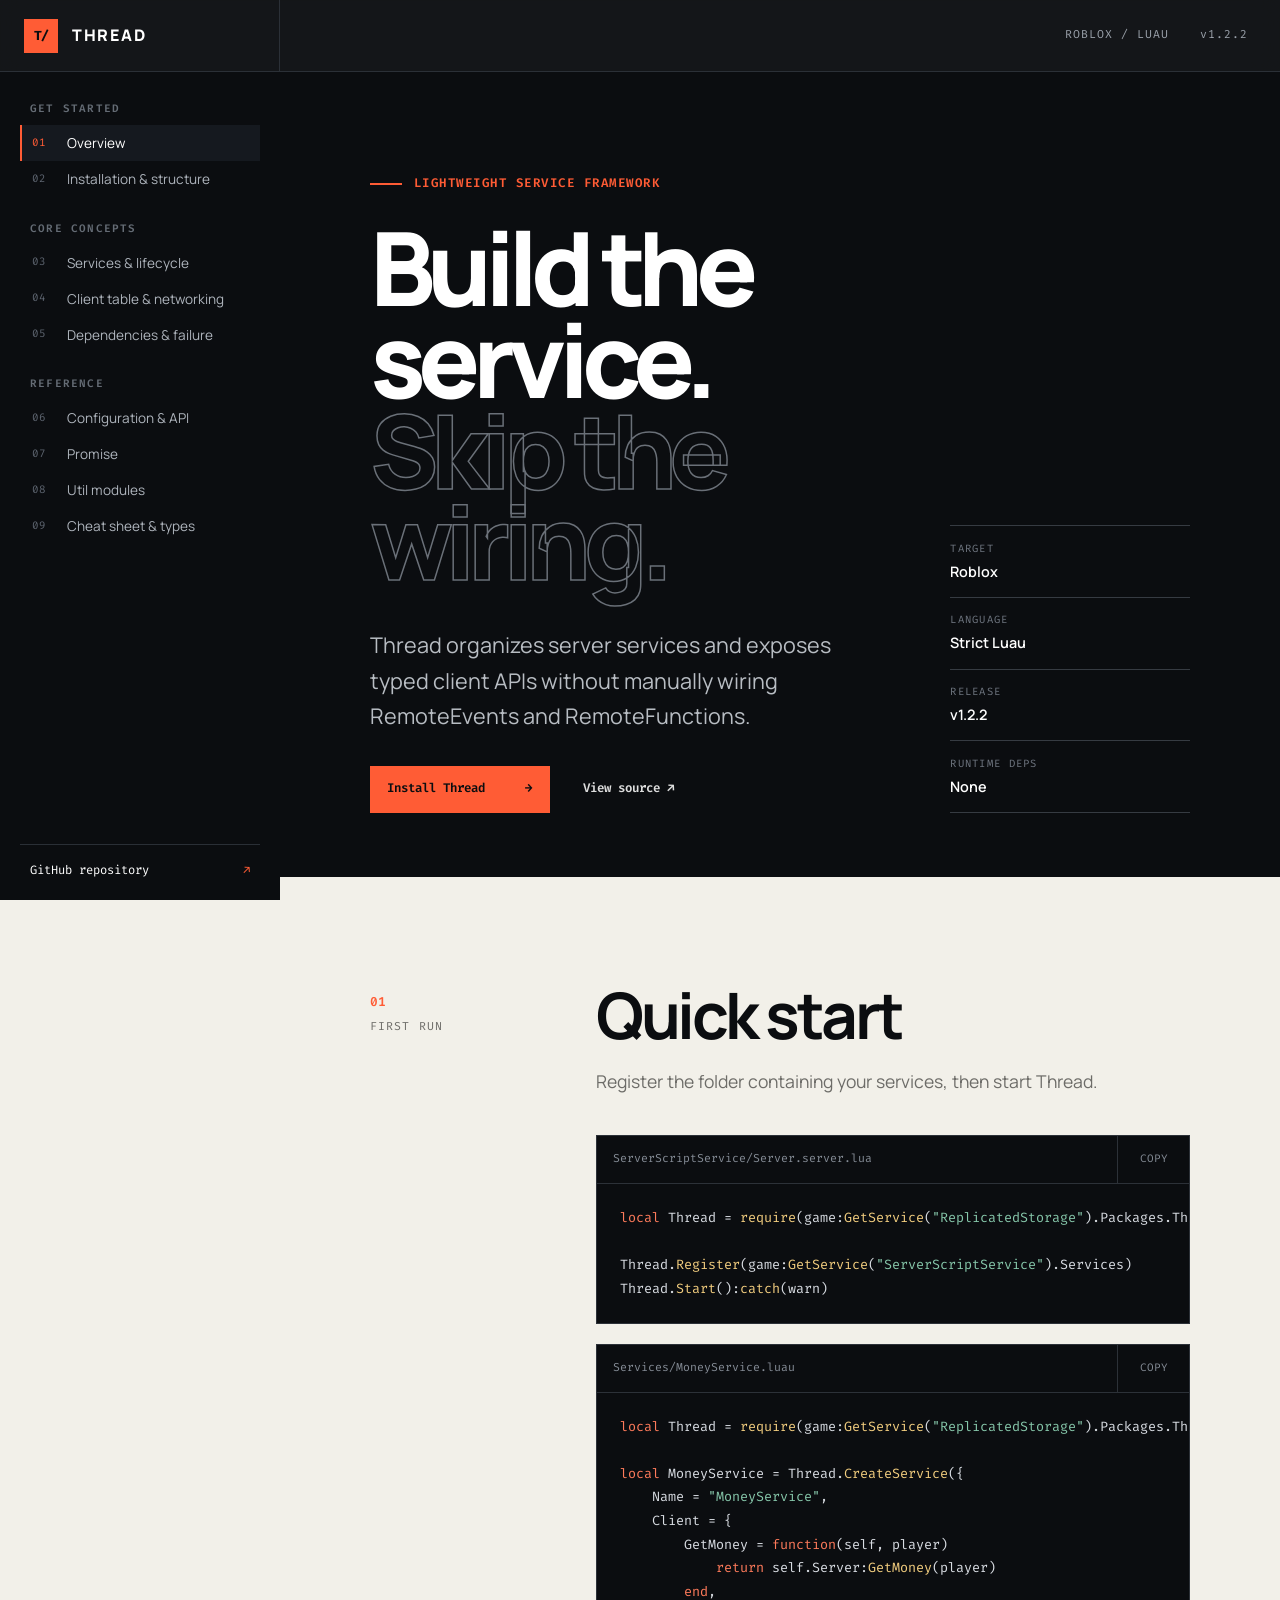
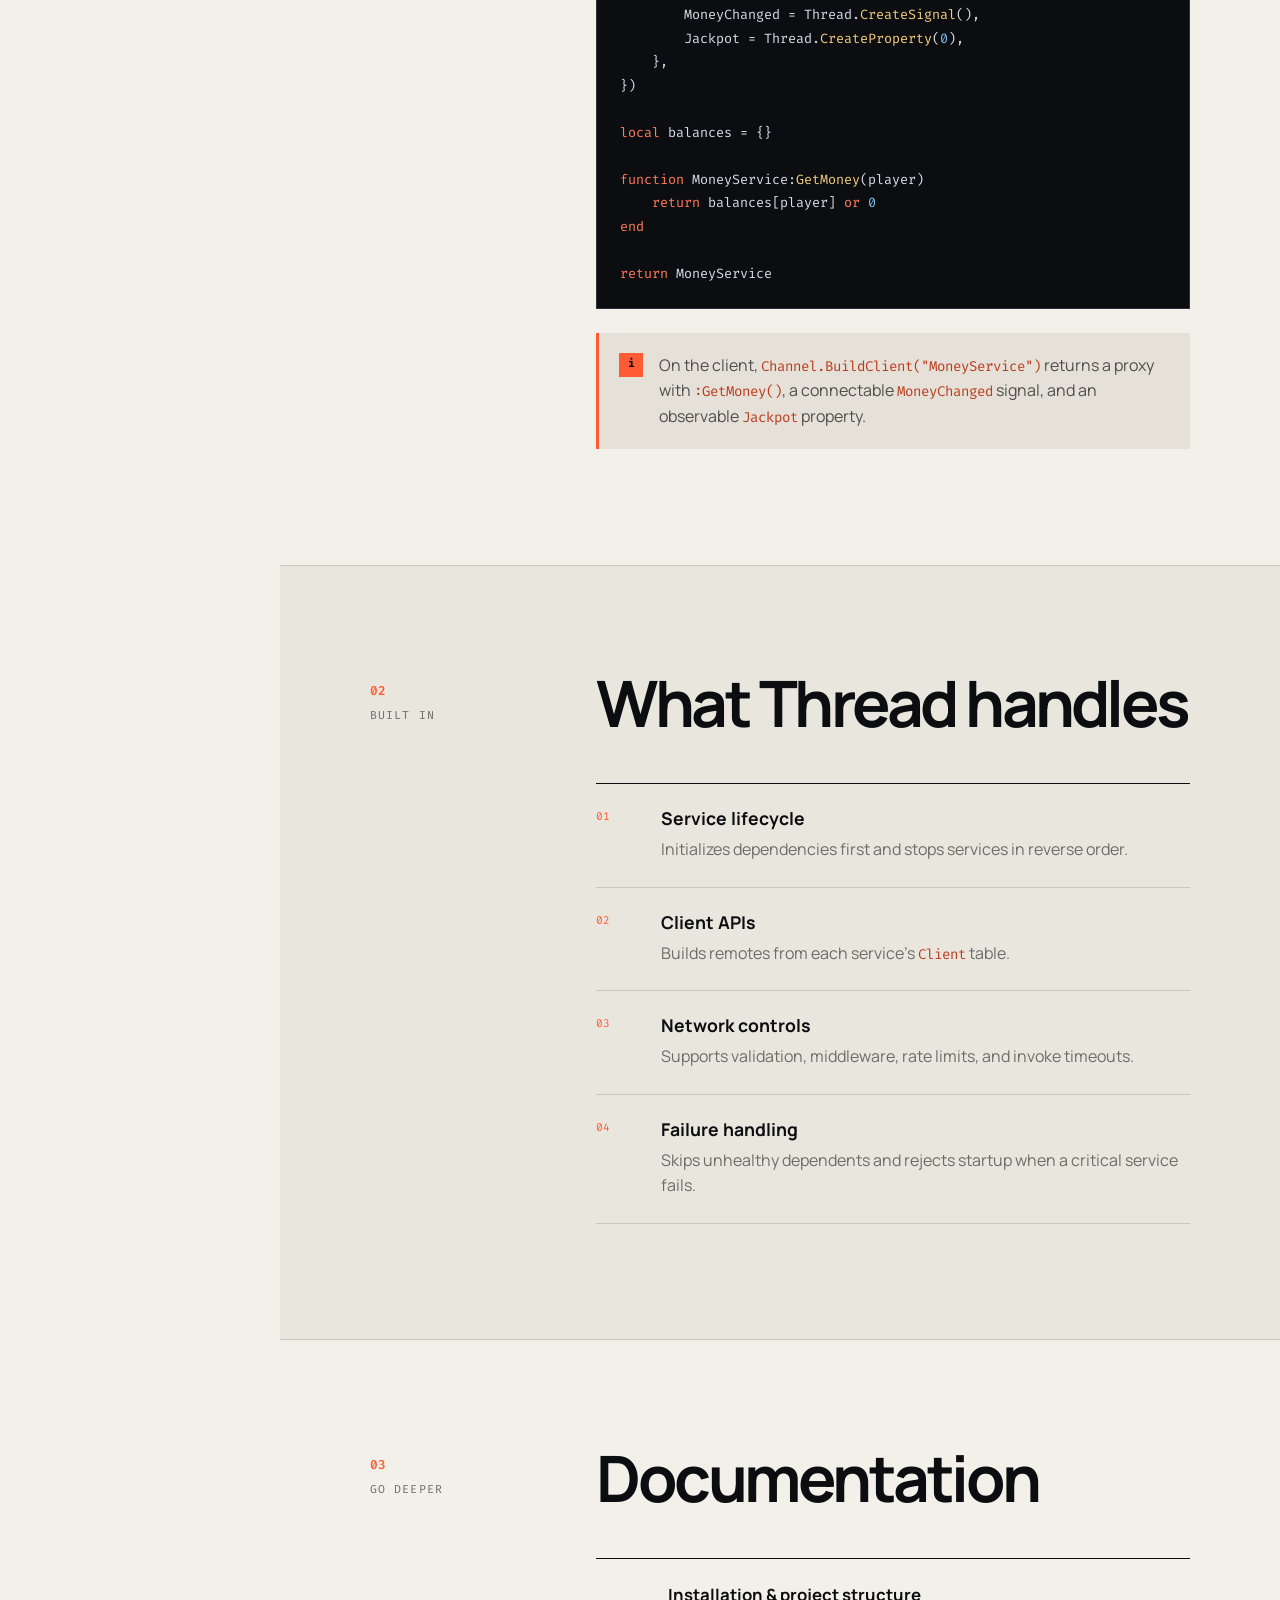
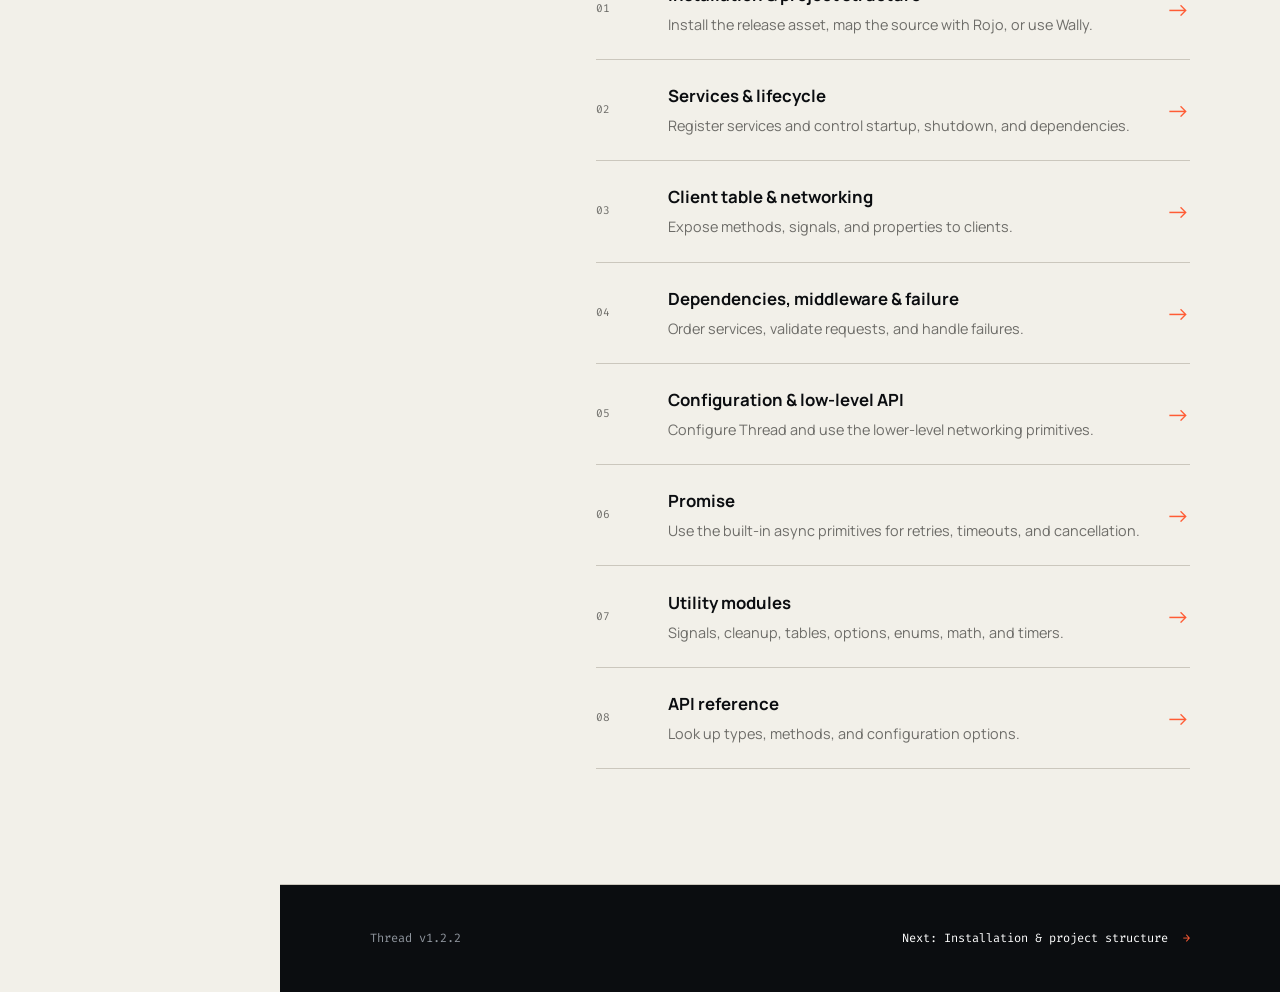
<file: docs/index.html>
<!doctype html>
<html lang="en">
<head>
  <meta charset="utf-8">
  <meta name="viewport" content="width=device-width, initial-scale=1">
  <meta name="description" content="Thread organizes Roblox server services and exposes typed client APIs without manually wiring remotes.">
  <meta name="theme-color" content="#0b0d10">
  <title>Thread | Roblox service framework</title>
  <link rel="preconnect" href="https://fonts.googleapis.com">
  <link rel="preconnect" href="https://fonts.gstatic.com" crossorigin>
  <link href="https://fonts.googleapis.com/css2?family=Fira+Code:wght@400;500;600&family=Manrope:wght@400;500;600;700;800&display=swap" rel="stylesheet">
  <link rel="icon" type="image/svg+xml" href="data:image/svg+xml,%3Csvg xmlns='http://www.w3.org/2000/svg' viewBox='0 0 64 64'%3E%3Crect width='64' height='64' rx='12' fill='%230b0d10'/%3E%3Cpath d='M15 18h34M32 18v30M20 30h24' stroke='%23ff5c35' stroke-width='7' stroke-linecap='square'/%3E%3C/svg%3E">
  <link rel="stylesheet" href="assets/homepage.css">
</head>
<body>
  <a class="skip-link" href="#content">Skip to content</a>
  <header class="topbar">
    <a class="brand" href="index.html" aria-label="Thread home">
      <span class="brand-mark" aria-hidden="true">T/</span>
      <span>THREAD</span>
    </a>
    <div class="topbar-meta">
      <span>ROBLOX / LUAU</span>
      <span class="version">v1.2.2</span>
    </div>
    <button class="nav-toggle" type="button" aria-controls="site-nav" aria-expanded="false">MENU</button>
  </header>

  <div class="site-shell">
    <aside class="sidebar" id="site-nav">
      <nav aria-label="Documentation navigation">
        <p class="nav-kicker">Get started</p>
        <a class="active" href="index.html" aria-current="page"><span>01</span>Overview</a>
        <a href="installation.html"><span>02</span>Installation &amp; structure</a>

        <p class="nav-kicker">Core concepts</p>
        <a href="services.html"><span>03</span>Services &amp; lifecycle</a>
        <a href="client-table.html"><span>04</span>Client table &amp; networking</a>
        <a href="dependencies-middleware.html"><span>05</span>Dependencies &amp; failure</a>

        <p class="nav-kicker">Reference</p>
        <a href="configuration.html"><span>06</span>Configuration &amp; API</a>
        <a href="promise.html"><span>07</span>Promise</a>
        <a href="utilities.html"><span>08</span>Util modules</a>
        <a href="reference.html"><span>09</span>Cheat sheet &amp; types</a>
      </nav>
      <a class="repo-link" href="https://github.com/realthonik/Thread" target="_blank" rel="noreferrer">GitHub repository <span>↗</span></a>
    </aside>

    <main id="content">
      <section class="intro" aria-labelledby="page-title">
        <div class="intro-copy">
          <p class="eyebrow">Lightweight service framework</p>
          <h1 id="page-title">Build the service.<br><span>Skip the wiring.</span></h1>
          <p class="lede">Thread organizes server services and exposes typed client APIs without manually wiring RemoteEvents and RemoteFunctions.</p>
          <div class="intro-actions">
            <a class="button button-primary" href="installation.html">Install Thread <span>→</span></a>
            <a class="button button-plain" href="https://github.com/realthonik/Thread" target="_blank" rel="noreferrer">View source ↗</a>
          </div>
        </div>
        <dl class="project-facts" aria-label="Project details">
          <div><dt>Target</dt><dd>Roblox</dd></div>
          <div><dt>Language</dt><dd>Strict Luau</dd></div>
          <div><dt>Release</dt><dd>v1.2.2</dd></div>
          <div><dt>Runtime deps</dt><dd>None</dd></div>
        </dl>
      </section>

      <section class="quickstart" aria-labelledby="quickstart-title">
        <div class="section-label"><span>01</span><p>First run</p></div>
        <div class="section-body">
          <h2 id="quickstart-title">Quick start</h2>
          <p class="section-intro">Register the folder containing your services, then start Thread.</p>

          <article class="code-block">
            <header><span>ServerScriptService/Server.server.lua</span><button type="button" class="copy-button" data-copy="server-code">COPY</button></header>
            <pre><code id="server-code"><span class="kw">local</span> Thread = <span class="fn">require</span>(game:<span class="fn">GetService</span>(<span class="str">"ReplicatedStorage"</span>).Packages.Thread)

Thread.<span class="fn">Register</span>(game:<span class="fn">GetService</span>(<span class="str">"ServerScriptService"</span>).Services)
Thread.<span class="fn">Start</span>():<span class="fn">catch</span>(warn)</code></pre>
          </article>

          <article class="code-block">
            <header><span>Services/MoneyService.luau</span><button type="button" class="copy-button" data-copy="service-code">COPY</button></header>
            <pre><code id="service-code"><span class="kw">local</span> Thread = <span class="fn">require</span>(game:<span class="fn">GetService</span>(<span class="str">"ReplicatedStorage"</span>).Packages.Thread)

<span class="kw">local</span> MoneyService = Thread.<span class="fn">CreateService</span>({
    Name = <span class="str">"MoneyService"</span>,
    Client = {
        GetMoney = <span class="kw">function</span>(self, player)
            <span class="kw">return</span> self.Server:<span class="fn">GetMoney</span>(player)
        <span class="kw">end</span>,
        MoneyChanged = Thread.<span class="fn">CreateSignal</span>(),
        Jackpot = Thread.<span class="fn">CreateProperty</span>(<span class="num">0</span>),
    },
})

<span class="kw">local</span> balances = {}

<span class="kw">function</span> MoneyService:<span class="fn">GetMoney</span>(player)
    <span class="kw">return</span> balances[player] <span class="kw">or</span> <span class="num">0</span>
<span class="kw">end</span>

<span class="kw">return</span> MoneyService</code></pre>
          </article>

          <aside class="note">
            <span class="note-mark" aria-hidden="true">i</span>
            <p>On the client, <code>Channel.BuildClient("MoneyService")</code> returns a proxy with <code>:GetMoney()</code>, a connectable <code>MoneyChanged</code> signal, and an observable <code>Jackpot</code> property.</p>
          </aside>
        </div>
      </section>

      <section class="handles" aria-labelledby="handles-title">
        <div class="section-label"><span>02</span><p>Built in</p></div>
        <div class="section-body">
          <h2 id="handles-title">What Thread handles</h2>
          <div class="feature-list">
            <article><span>01</span><div><h3>Service lifecycle</h3><p>Initializes dependencies first and stops services in reverse order.</p></div></article>
            <article><span>02</span><div><h3>Client APIs</h3><p>Builds remotes from each service's <code>Client</code> table.</p></div></article>
            <article><span>03</span><div><h3>Network controls</h3><p>Supports validation, middleware, rate limits, and invoke timeouts.</p></div></article>
            <article><span>04</span><div><h3>Failure handling</h3><p>Skips unhealthy dependents and rejects startup when a critical service fails.</p></div></article>
          </div>
        </div>
      </section>

      <section class="docs" aria-labelledby="docs-title">
        <div class="section-label"><span>03</span><p>Go deeper</p></div>
        <div class="section-body">
          <h2 id="docs-title">Documentation</h2>
          <div class="docs-list">
            <a href="installation.html"><span class="doc-number">01</span><div><h3>Installation &amp; project structure</h3><p>Install the release asset, map the source with Rojo, or use Wally.</p></div><span class="arrow">→</span></a>
            <a href="services.html"><span class="doc-number">02</span><div><h3>Services &amp; lifecycle</h3><p>Register services and control startup, shutdown, and dependencies.</p></div><span class="arrow">→</span></a>
            <a href="client-table.html"><span class="doc-number">03</span><div><h3>Client table &amp; networking</h3><p>Expose methods, signals, and properties to clients.</p></div><span class="arrow">→</span></a>
            <a href="dependencies-middleware.html"><span class="doc-number">04</span><div><h3>Dependencies, middleware &amp; failure</h3><p>Order services, validate requests, and handle failures.</p></div><span class="arrow">→</span></a>
            <a href="configuration.html"><span class="doc-number">05</span><div><h3>Configuration &amp; low-level API</h3><p>Configure Thread and use the lower-level networking primitives.</p></div><span class="arrow">→</span></a>
            <a href="promise.html"><span class="doc-number">06</span><div><h3>Promise</h3><p>Use the built-in async primitives for retries, timeouts, and cancellation.</p></div><span class="arrow">→</span></a>
            <a href="utilities.html"><span class="doc-number">07</span><div><h3>Utility modules</h3><p>Signals, cleanup, tables, options, enums, math, and timers.</p></div><span class="arrow">→</span></a>
            <a href="reference.html"><span class="doc-number">08</span><div><h3>API reference</h3><p>Look up types, methods, and configuration options.</p></div><span class="arrow">→</span></a>
          </div>
        </div>
      </section>

      <footer>
        <p>Thread v1.2.2</p>
        <a href="installation.html">Next: Installation &amp; project structure <span>→</span></a>
      </footer>
    </main>
  </div>
  <script src="assets/homepage.js"></script>
</body>
</html>
</file>
<file: docs/assets/homepage.css>
:root {
  --ink: #0b0d10;
  --ink-soft: #11151a;
  --paper: #f2f0e9;
  --paper-deep: #e5e1d8;
  --orange: #ff5c35;
  --orange-light: #ffb09c;
  --muted: #6d6c68;
  --line: #cbc7bd;
  --mono: "Fira Code", monospace;
  --sans: "Manrope", sans-serif;
}

* { box-sizing: border-box; }
html { scroll-behavior: smooth; }
body { margin: 0; color: var(--ink); background: var(--paper); font-family: var(--sans); font-size: 16px; line-height: 1.6; }
a { color: inherit; }
button { font: inherit; }
code { font-family: var(--mono); }

.skip-link { position: fixed; left: 1rem; top: -5rem; z-index: 100; padding: .75rem 1rem; background: var(--orange); color: var(--ink); font-weight: 800; text-decoration: none; }
.skip-link:focus { top: 1rem; }

.topbar { position: fixed; inset: 0 0 auto 0; z-index: 50; height: 72px; display: grid; grid-template-columns: 280px 1fr auto; align-items: center; border-bottom: 1px solid #2b3037; background: rgba(11,13,16,.96); color: #fff; backdrop-filter: blur(12px); }
.brand { height: 100%; display: flex; align-items: center; gap: .85rem; padding: 0 24px; border-right: 1px solid #2b3037; font-weight: 800; letter-spacing: .12em; text-decoration: none; }
.brand-mark { display: grid; place-items: center; width: 34px; height: 34px; background: var(--orange); color: var(--ink); font-family: var(--mono); font-size: .82rem; letter-spacing: -.08em; }
.topbar-meta { display: flex; justify-content: flex-end; gap: 2rem; padding-right: 2rem; color: #9aa1aa; font-family: var(--mono); font-size: .72rem; letter-spacing: .08em; }
.nav-toggle { display: none; height: 100%; border: 0; border-left: 1px solid #2b3037; padding: 0 1.25rem; background: transparent; color: #fff; font-family: var(--mono); font-size: .8rem; cursor: pointer; }

.site-shell { display: grid; grid-template-columns: 280px minmax(0,1fr); padding-top: 72px; }
.sidebar { position: fixed; inset: 72px auto 0 0; width: 280px; display: flex; flex-direction: column; overflow-y: auto; padding: 28px 20px 20px; background: var(--ink); color: #d6d8db; }
.sidebar nav { display: flex; flex-direction: column; }
.nav-kicker { margin: 1.4rem 10px .5rem; color: #656c75; font-family: var(--mono); font-size: .68rem; font-weight: 600; letter-spacing: .11em; text-transform: uppercase; }
.nav-kicker:first-child { margin-top: 0; }
.sidebar nav a { display: grid; grid-template-columns: 28px 1fr; gap: .4rem; padding: .55rem .65rem; border-left: 2px solid transparent; color: #aeb4bc; font-size: .85rem; line-height: 1.35; text-decoration: none; transition: color .15s ease, border-color .15s ease, background .15s ease; }
.sidebar nav a span { color: #5e6570; font-family: var(--mono); font-size: .68rem; padding-top: .1rem; }
.sidebar nav a:hover { color: #fff; background: #15191f; }
.sidebar nav a.active { border-color: var(--orange); color: #fff; background: #15191f; }
.sidebar nav a.active span { color: var(--orange); }
.repo-link { display: flex; justify-content: space-between; margin-top: auto; padding: 1rem .65rem 0; border-top: 1px solid #2a2f36; color: #fff; font-family: var(--mono); font-size: .76rem; text-decoration: none; }
.repo-link span { color: var(--orange); }

main { grid-column: 2; min-width: 0; }
.intro { min-height: 640px; display: grid; grid-template-columns: minmax(0,1fr) 240px; gap: 5vw; align-items: end; padding: clamp(4rem,8vw,8rem) clamp(2rem,7vw,8rem) 4rem; background: var(--ink); color: white; }
.eyebrow { display: flex; align-items: center; gap: .75rem; margin: 0 0 1.75rem; color: var(--orange); font-family: var(--mono); font-size: .78rem; font-weight: 600; letter-spacing: .12em; text-transform: uppercase; }
.eyebrow::before { content: ""; width: 32px; height: 2px; background: var(--orange); }
h1 { max-width: 900px; margin: 0; font-size: clamp(3.7rem,8vw,8.4rem); font-weight: 800; letter-spacing: -.07em; line-height: .89; }
h1 span { color: transparent; -webkit-text-stroke: 1.5px #6a7078; }
.lede { max-width: 720px; margin: 2.5rem 0 0; color: #b8bdc3; font-size: clamp(1.1rem,1.8vw,1.35rem); line-height: 1.65; }
.intro-actions { display: flex; flex-wrap: wrap; gap: 1rem; margin-top: 2rem; }
.button { display: inline-flex; align-items: center; justify-content: space-between; gap: 2rem; min-width: 180px; padding: .85rem 1.1rem; font-family: var(--mono); font-size: .78rem; font-weight: 600; text-decoration: none; }
.button-primary { background: var(--orange); color: var(--ink); }
.button-primary:hover { background: #ff7756; }
.button-plain { min-width: auto; color: #ddd; }
.button-plain:hover { color: var(--orange); }
.project-facts { margin: 0; border-top: 1px solid #363b42; }
.project-facts div { padding: .9rem 0; border-bottom: 1px solid #363b42; }
.project-facts dt { color: #6f7680; font-family: var(--mono); font-size: .66rem; letter-spacing: .12em; text-transform: uppercase; }
.project-facts dd { margin: .12rem 0 0; font-size: .9rem; font-weight: 600; }

section:not(.intro) { display: grid; grid-template-columns: 150px minmax(0,900px); gap: clamp(2rem,6vw,6rem); padding: clamp(5rem,9vw,9rem) clamp(2rem,7vw,8rem); border-bottom: 1px solid var(--line); }
.section-label span { display: block; color: var(--orange); font-family: var(--mono); font-size: .8rem; font-weight: 600; }
.section-label p { margin: .35rem 0 0; color: var(--muted); font-family: var(--mono); font-size: .72rem; letter-spacing: .1em; text-transform: uppercase; }
h2 { margin: -.15em 0 0; font-size: clamp(2.5rem,5vw,4.6rem); line-height: 1; letter-spacing: -.055em; }
.section-intro { margin: 1.25rem 0 2.5rem; color: var(--muted); font-size: 1.1rem; }

.code-block { margin: 1.25rem 0; border: 1px solid #2c3138; background: var(--ink); color: #d9dde3; }
.code-block header { display: flex; align-items: center; justify-content: space-between; height: 48px; padding-left: 1rem; border-bottom: 1px solid #2c3138; color: #858c96; font-family: var(--mono); font-size: .72rem; }
.copy-button { align-self: stretch; min-width: 72px; border: 0; border-left: 1px solid #2c3138; background: transparent; color: #858c96; font-family: var(--mono); font-size: .68rem; cursor: pointer; }
.copy-button:hover, .copy-button.copied { background: var(--orange); color: var(--ink); }
pre { margin: 0; overflow: auto; padding: 1.4rem; font-family: var(--mono); font-size: .84rem; line-height: 1.75; tab-size: 4; }
.kw { color: #ff7b5b; }.fn { color: #f3ce7f; }.str { color: #86c7aa; }.num { color: #78bfe8; }
.note { display: grid; grid-template-columns: auto 1fr; gap: 1rem; align-items: start; margin-top: 1.5rem; padding: 1.25rem; border-left: 3px solid var(--orange); background: var(--paper-deep); }
.note-mark { display: grid; place-items: center; width: 24px; height: 24px; background: var(--orange); color: var(--ink); font-family: var(--mono); font-size: .72rem; font-weight: 700; }
.note p { margin: 0; color: #4e4e4b; }
.note code, .feature-list code { color: #bb3c1d; font-size: .88em; }

.handles { background: #e9e6de; }
.feature-list { margin-top: 3rem; border-top: 1px solid var(--ink); }
.feature-list article { display: grid; grid-template-columns: 45px 1fr; gap: 1.25rem; padding: 1.5rem 0; border-bottom: 1px solid var(--line); }
.feature-list article > span { font-family: var(--mono); font-size: .7rem; color: var(--orange); }
.feature-list h3 { margin: -.25rem 0 .3rem; font-size: 1.1rem; }
.feature-list p { margin: 0; color: var(--muted); }

.docs-list { margin-top: 3rem; border-top: 1px solid var(--ink); }
.docs-list a { display: grid; grid-template-columns: 48px minmax(0,1fr) auto; gap: 1.5rem; align-items: center; padding: 1.45rem 0; border-bottom: 1px solid var(--line); text-decoration: none; }
.doc-number { color: var(--muted); font-family: var(--mono); font-size: .7rem; }
.docs-list h3 { margin: 0 0 .25rem; font-size: 1.05rem; }
.docs-list p { margin: 0; color: var(--muted); font-size: .9rem; }
.arrow { color: var(--orange); font-size: 1.5rem; transition: transform .15s ease; }
.docs-list a:hover h3 { color: var(--orange); }
.docs-list a:hover .arrow { transform: translateX(6px); }

footer { display: flex; justify-content: space-between; align-items: center; gap: 2rem; padding: 2rem clamp(2rem,7vw,8rem); background: var(--ink); color: #8f959d; font-family: var(--mono); font-size: .75rem; }
footer a { color: #fff; text-decoration: none; }
footer a span { color: var(--orange); margin-left: .5rem; }

@media (max-width: 980px) {
  .topbar { grid-template-columns: 1fr auto; }
  .topbar-meta { display: none; }
  .nav-toggle { display: block; }
  .site-shell { display: block; }
  .sidebar { z-index: 40; width: min(340px,88vw); transform: translateX(-105%); transition: transform .2s ease; box-shadow: 15px 0 40px rgba(0,0,0,.3); }
  .sidebar.open { transform: translateX(0); }
  main { width: 100%; }
  .intro { grid-template-columns: 1fr; }
  .project-facts { display: grid; grid-template-columns: 1fr 1fr; }
  .project-facts div:nth-child(odd) { border-right: 1px solid #363b42; }
  .project-facts div { padding: .9rem; }
  section:not(.intro) { grid-template-columns: 90px minmax(0,1fr); }
}

@media (max-width: 640px) {
  .topbar { height: 62px; }
  .brand { padding: 0 16px; }
  .brand-mark { width: 30px; height: 30px; }
  .site-shell { padding-top: 62px; }
  .sidebar { top: 62px; }
  .intro { min-height: auto; padding: 4.5rem 1.2rem 3rem; }
  h1 { font-size: clamp(3rem,15vw,4.5rem); }
  .lede { margin-top: 1.75rem; }
  .project-facts { margin-top: 2rem; }
  section:not(.intro) { display: block; padding: 4.5rem 1.2rem; }
  .section-label { display: flex; gap: .75rem; align-items: baseline; margin-bottom: 2rem; }
  .section-label p { margin: 0; }
  .code-block { margin-left: -1.2rem; margin-right: -1.2rem; border-left: 0; border-right: 0; }
  .code-block header { padding-left: 1.2rem; }
  pre { padding: 1.2rem; font-size: .75rem; }
  .docs-list a { grid-template-columns: 34px minmax(0,1fr) auto; gap: .75rem; }
  .docs-list p { display: none; }
  footer { flex-direction: column; align-items: flex-start; padding: 2rem 1.2rem; }
}

@media (prefers-reduced-motion: reduce) {
  html { scroll-behavior: auto; }
  *, *::before, *::after { transition-duration: .01ms !important; }
}
</file>
